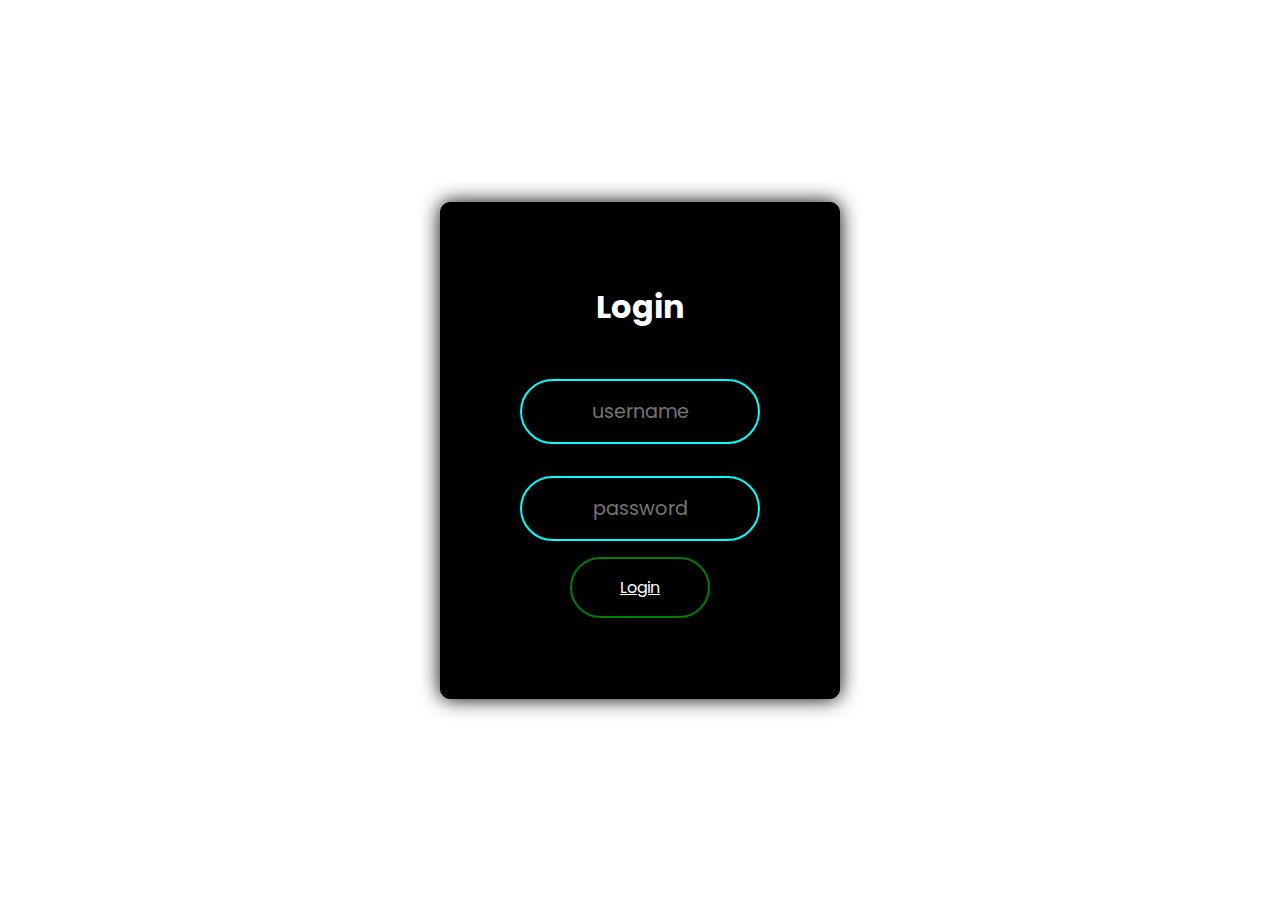
<file: Animated Login Form Using HTML & CSS/index.html>
<!DOCTYPE html>
<html lang="en">
<head>
    <meta charset="UTF-8">
    <meta http-equiv="X-UA-Compatible" content="IE=edge">
    <meta name="viewport" content="width=device-width, initial-scale=1.0">
    <title>Animated Login Form</title>
    <link rel="stylesheet" href="style.css">
</head>
<body>
    <div class="form-container">
        <h2 class="login-title">Login</h2>
        <input type="text" name="text" class="userName" placeholder="username">
        <input type="password" name="password" class="userPassword" placeholder="password">
        <button class="loginBtn">Login</button>
    </div>
</body>
</html>
</file>
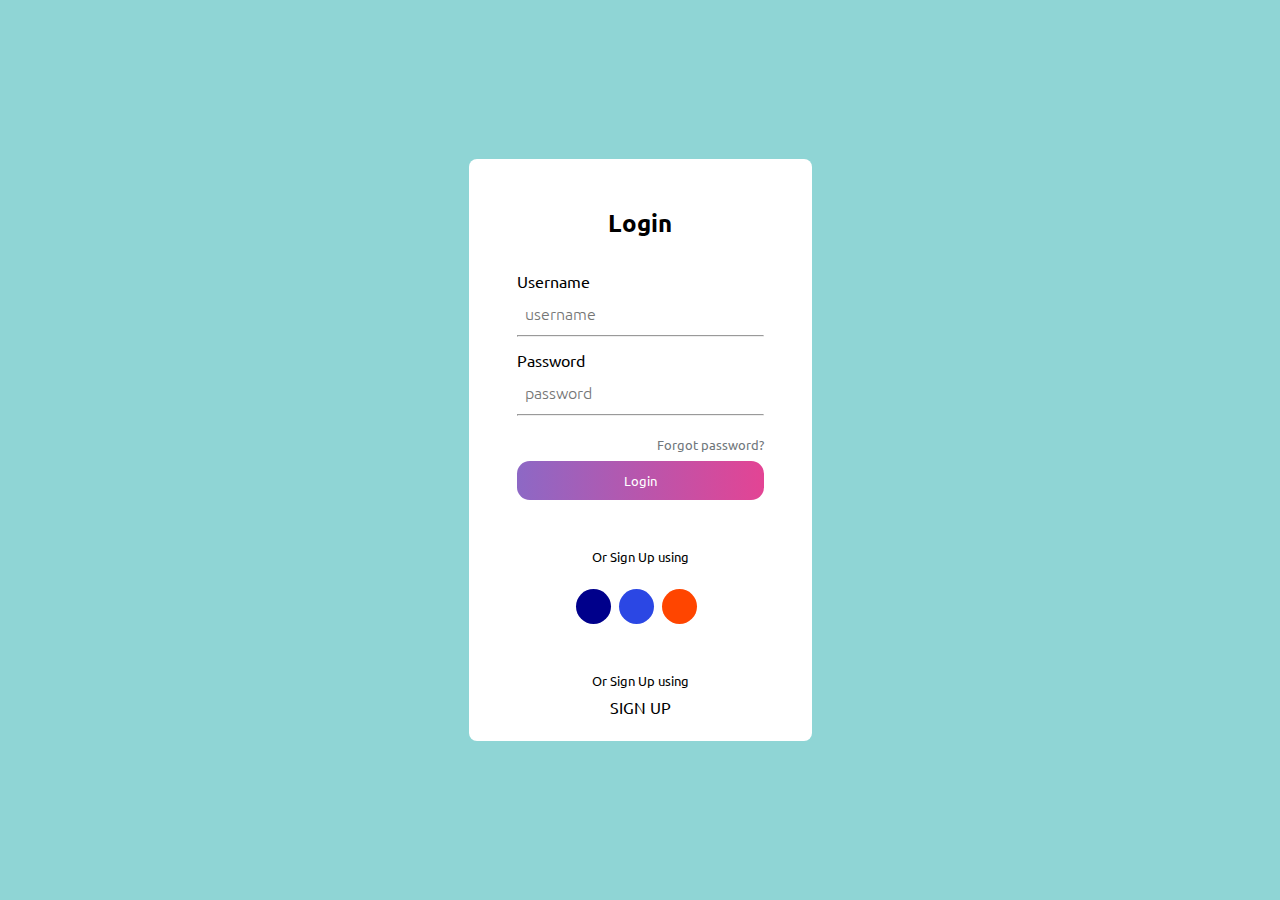
<file: Login Form/index.html>
<!DOCTYPE html>
<html lang="en">

<head>
    <meta charset="UTF-8">
    <meta http-equiv="X-UA-Compatible" content="IE=edge">
    <meta name="viewport" content="width=device-width, initial-scale=1.0">
    <title>Login Form </title>
    <link rel="stylesheet" href="style.css">
    <link rel="stylesheet" href="https://cdnjs.cloudflare.com/ajax/libs/font-awesome/6.1.1/css/all.min.css"
        integrity="sha512-KfkfwYDsLkIlwQp6LFnl8zNdLGxu9YAA1QvwINks4PhcElQSvqcyVLLD9aMhXd13uQjoXtEKNosOWaZqXgel0g=="
        crossorigin="anonymous" referrerpolicy="no-referrer" />
</head>

<body>
    <div class="container">
        <h2 class="t-center">Login</h2>
        <form action="">
            <div class="inputDiv">
                <label for="name" class="username">Username</label>
                <div class="userArea">
                    <i class="fa-solid fa-user"></i><input type="text" name="name" id="name"
                        placeholder="username">
                </div>
                <hr>
            </div>
            <div class="inputDiv">
                <label for="password" class="username">Password</label>
                <div class="userArea">
                    <i class="fa-solid fa-key"></i><input type="password" name="password" id="password"
                        placeholder="password">
                </div>
                <hr>
            </div>

            <span class="forgotPassword">Forgot password?</span>
            <button class="btn">Login</button>
            <div class="formBottom">
                <p>Or Sign Up using</p>
                <ul class="flexUl">
                    <a href="https://www.faceboook.com" target="_blank">
                        <li><i class="fa-brands fa-facebook-f"></i></li>
                    </a>
                    <a href="https://www.twitter.com" target="_blank">
                        <li><i class="fa-brands fa-twitter"></i></li>
                    </a>
                    <a href="https://www.google.com" target="_blank">
                        <li><i class="fa-brands fa-google"></i></li>
                    </a>
                </ul>
                <p class="signUp">Or Sign Up using</p>
                <p id="signUp">SIGN UP</p>
            </div>
        </form>
    </div>
</body>

</html>
</file>
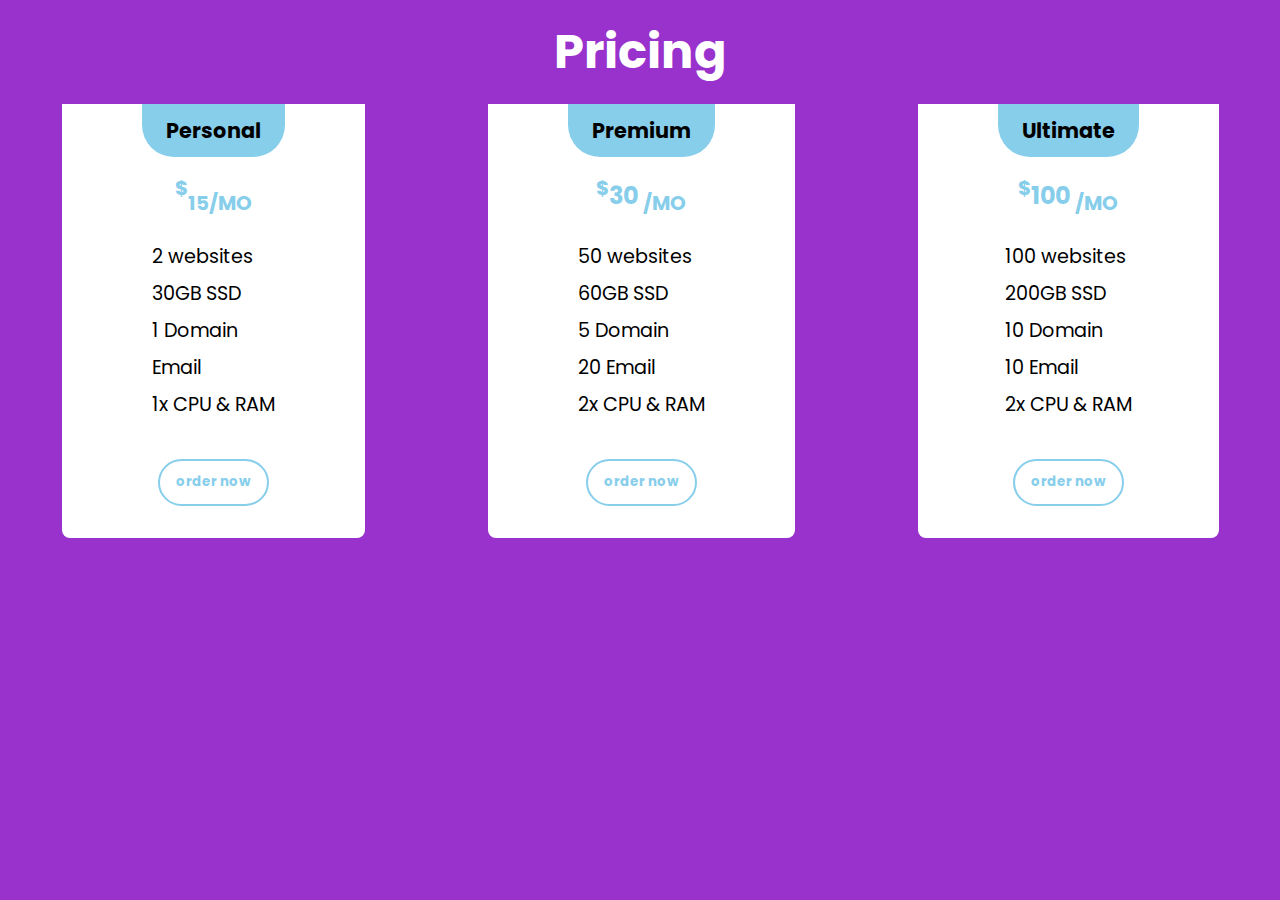
<file: Responsive Price Card/index.html>
<!DOCTYPE html>
<html lang="en">
<head>
    <meta charset="UTF-8">
    <meta http-equiv="X-UA-Compatible" content="IE=edge">
    <meta name="viewport" content="width=device-width, initial-scale=1.0">
    <title>Pricing Card</title>
    <link rel="stylesheet" href="style.css">
</head>
<body>
    <h2 class="price-heading">Pricing</h2>
    <div class="pricing-container">
        <div class="pricing-item">
            <h3 class="pricing-kit">Personal</h3>
            <p class="pricing"><sup>$</sup><sub>15</sub><sub>/MO</sub></p>
            <ul class="offers">
                <li>2 websites</li>
                <li>30GB SSD</li>
                <li>1 Domain</li>
                <li>Email</li>
                <li>1x CPU & RAM</li>
            </ul>
            <button class="order-btn">order now</button>
        </div>
        <div class="pricing-item">
            <h3 class="pricing-kit">Premium</h3>
            <p class="pricing"><sup>$</sup>30 <sub>/MO</sub> </p>
            <ul class="offers">
                <li>50 websites</li>
                <li>60GB SSD</li>
                <li>5 Domain</li>
                <li>20 Email</li>
                <li>2x CPU & RAM</li>
            </ul>
            <button class="order-btn">order now</button>
        </div>
        <div class="pricing-item">
            <h3 class="pricing-kit">Ultimate</h3>
            <p class="pricing"><sup>$</sup>100 <sub>/MO</sub> </p>
            <ul class="offers">
                <li>100 websites</li>
                <li>200GB SSD</li>
                <li>10 Domain</li>
                <li>10 Email</li>
                <li>2x CPU & RAM</li>
            </ul>
            <button class="order-btn">order now</button>
        </div>
    </div>
</body>
</html>
</file>
<file: Animated Login Form Using HTML & CSS/style.css>
@import url("https://fonts.googleapis.com/css2?family=Poppins:wght@300&display=swap");

* {
    margin: 0;
    padding: 0;
    box-sizing: border-box;
    font-family: 'Poppins', sans-serif;
}

body {
    display: flex;
    justify-content: center;
    align-items: center;
    width: 100%;
    height: 100vh;
}

.form-container {
    display: flex;
    justify-content: center;
    align-items: center;
    flex-direction: column;
    background-color: black;
    color: white;
    width: 25rem;
    border-radius: 10px;
    padding: 5em 2rem;
    box-shadow: 0px 0px 20px 0px black;
    border: 1px solid black;
}

.login-title {
    font-size: 2rem;
    margin-bottom: 2rem;
}

.userName,
.userPassword {
    text-align: center;
    border: 2px solid cyan;
    margin: 1rem;
    color: white;
    background: transparent;
    padding: 1rem 2rem;
    border-radius: 3rem;
    width: 15rem;
    font-size: 1.2rem;
    outline: none;
    transition: all .2s ease-in-out;
}

.userName:focus,
.userPassword:focus {
    width: 20rem;
    animation-name: colorChange;
    animation-duration: 10s;
    animation-iteration-count: infinite;
}

@keyframes colorChange {

    0% {
        border-color: green;
        color: green;
    }

    10% {
        border-color: yellow;
        color: yellow;

    }

    20% {
        border-color: hotpink;
        color: hotpink;
    }

    30% {
        border-color: red;
        color: red;
    }

    40% {
        border-color: purple;
        color: purple;
    }

    50% {
        border-color: yellow;
        color: yellow;

    }

    60% {
        border-color: cyan;
        color: cyan;
    }

    70% {
        border-color: skyblue;
        color: skyblue;
    }

    80% {
        border-color: pink;
        color: pink;
    }

    90% {
        border-color: red;
        color: red;
    }

    100% {
        border-color: yellow;
        color: yellow;
    }
}

.loginBtn {
    background: transparent;
    border: 2px solid green;
    padding: 1rem 3rem;
    border-radius: 6rem;
    text-decoration: underline;
    font-size: 1rem;
    color: white;
    cursor: pointer;
    transition: all .3s ease-in-out;
}

.loginBtn:hover {
    background: green;
    border: 2px solid green;
}
</file>
<file: Login Form/style.css>
@import url('https://fonts.googleapis.com/css2?family=Ubuntu:wght@300;500;700&display=swap');
* {
    margin: 0;
    padding: 0;
    box-sizing: border-box;
    font-family: 'Ubuntu', sans-serif;
}
body {
    width: 100%;
    height: 100vh;
    display: flex;
    justify-content: center;
    align-items: center;
    background-color: #8fd5d5;
}
.container {
    background-color: white;
    justify-content: center;
    align-items: center;
    flex-direction: column;
    padding: 1rem 3rem;
    border-radius: .5rem;
}

.container form {
    display: flex;
    justify-content: center;
    flex-direction: column;
    position: relative;
}

.container h2 {
    font-size: 1.5rem;
    margin: 2rem;
}

.container form input {
    font-weight: lighter;
    border: none;
}
input:focus {
    outline: none;
}

.container form .username {
    margin-bottom: .7rem;
}

.container form i {
    font-size: 1rem;
    margin-right: 0.5rem;
}

.container form input {
    font-size: 1rem;
}

.userArea {
    margin-bottom: .7rem;
}
.container form .forgotPassword {
    position: absolute;
    right: 0rem;
    cursor: pointer;
    bottom: 17rem;
    color: rgb(113, 119, 124);
    font-size: .8rem;
}

.inputDiv {
    display: flex;
    flex-direction: column;
    padding-bottom: .8rem;
}

.formBottom {
    display: flex;
    justify-content: center;
    align-items: center;
    flex-direction: column;
}

.formBottom ul {
    margin-bottom: 3rem;
}

.formBottom p {
    margin-bottom: .5rem;
    font-size: .8rem;
}
.flexUl {
    display: flex;
    justify-content: space-between;
    align-items: center;
}

.flexUl a {
    text-decoration: none;
}

.flexUl li {
    list-style: none;
}

.flexUl li i {
    height: 35px;
    width: 35px;
    display: flex;
    justify-content: center;
    align-items: center;
}

.fa-brands {
    margin-top: 1rem;
    cursor: pointer;
    color: white;
    padding: 0.5rem;
    border-radius: 50%;
}

.fa-google {
    background-color: orangered;
}

.fa-twitter {
    background-color: rgb(43, 71, 228);
}

.fa-facebook-f {
    background-color: darkblue;
}
/* Utility Classes */
.t-center {
    text-align: center;
}

.btn {
    border: none;
    border-radius: 0.8rem;
    cursor: pointer;
    padding: 0.7rem 0.8rem;
    background: linear-gradient(to right, #8d68c5, #e34494);
    margin-top: 2rem;
    margin-bottom: 3rem;
    color: #fff;
}

#signUp {
    font-size: 1rem;
    cursor: pointer;
}

#signUp:hover {
    color: #8d68c5;
}
</file>
<file: Responsive Price Card/style.css>
@import url('https://fonts.googleapis.com/css2?family=Poppins:wght@300&display=swap');

* {
    margin: 0;
    padding: 0;
    box-sizing: border-box;
    font-family: 'Poppins', sans-serif;
}

body {
    background-color: darkorchid;

}

.price-heading {
    text-align: center;
    font-size: 3rem;
    margin: 1rem 0;
    color: #fff;
}

.pricing-container {
    display: flex;
    justify-content: space-around;
    flex-wrap: wrap;
}

.pricing-item {
    display: flex;
    flex-direction: column;
    align-items: center;
    justify-content: center;
    padding: 0 5rem 2rem 5rem;
    background-color: white;
    margin: 0 1rem;
    overflow: hidden;
    cursor: pointer;
    transition: .2s all linear;
    margin-bottom: 2rem;
    border-radius: 0 0 0.5rem 0.5rem;
}

.pricing-item:hover {
    transform: scale(1.01);
    box-shadow: 0 1rem 1rem 0rem #753a93;
}

.pricing-item li {
    list-style: none;
}

.pricing {
    font-size: 1.5rem;
    margin: 1rem 0;
    color: skyblue;
    font-weight: bold;
}

.pricing-kit {
    font-size: 1.3rem;
    background-color: skyblue;
    padding: .7rem 1.5rem;
    border-radius: 0 0 2rem 2rem;
}

.pricing-item:hover .pricing-kit {
    box-shadow: 0 0 0 50rem skyblue;
}

.pricing-item:hover .order-btn {
    background-color: skyblue;
    color: white;
    font-weight: bold;
    border-color: white;
}

.pricing-item:hover .pricing {
    color: black;
    transition: .4s linear;
}

.offers li {
    font-size: 1.2rem;
    margin: 0.5rem 0;
}

.order-btn {
    border: none;
    border: 2px solid skyblue;
    background-color: transparent;
    color: skyblue;
    cursor: pointer;
    margin-top: 2rem;
    padding: .7rem 1rem;
    border-radius: 2rem;
    font-weight: bold;
}

.order-btn:hover {
    background-color: skyblue;
    color: white;
    font-weight: bold;
    border-color: white;
}
</file>
